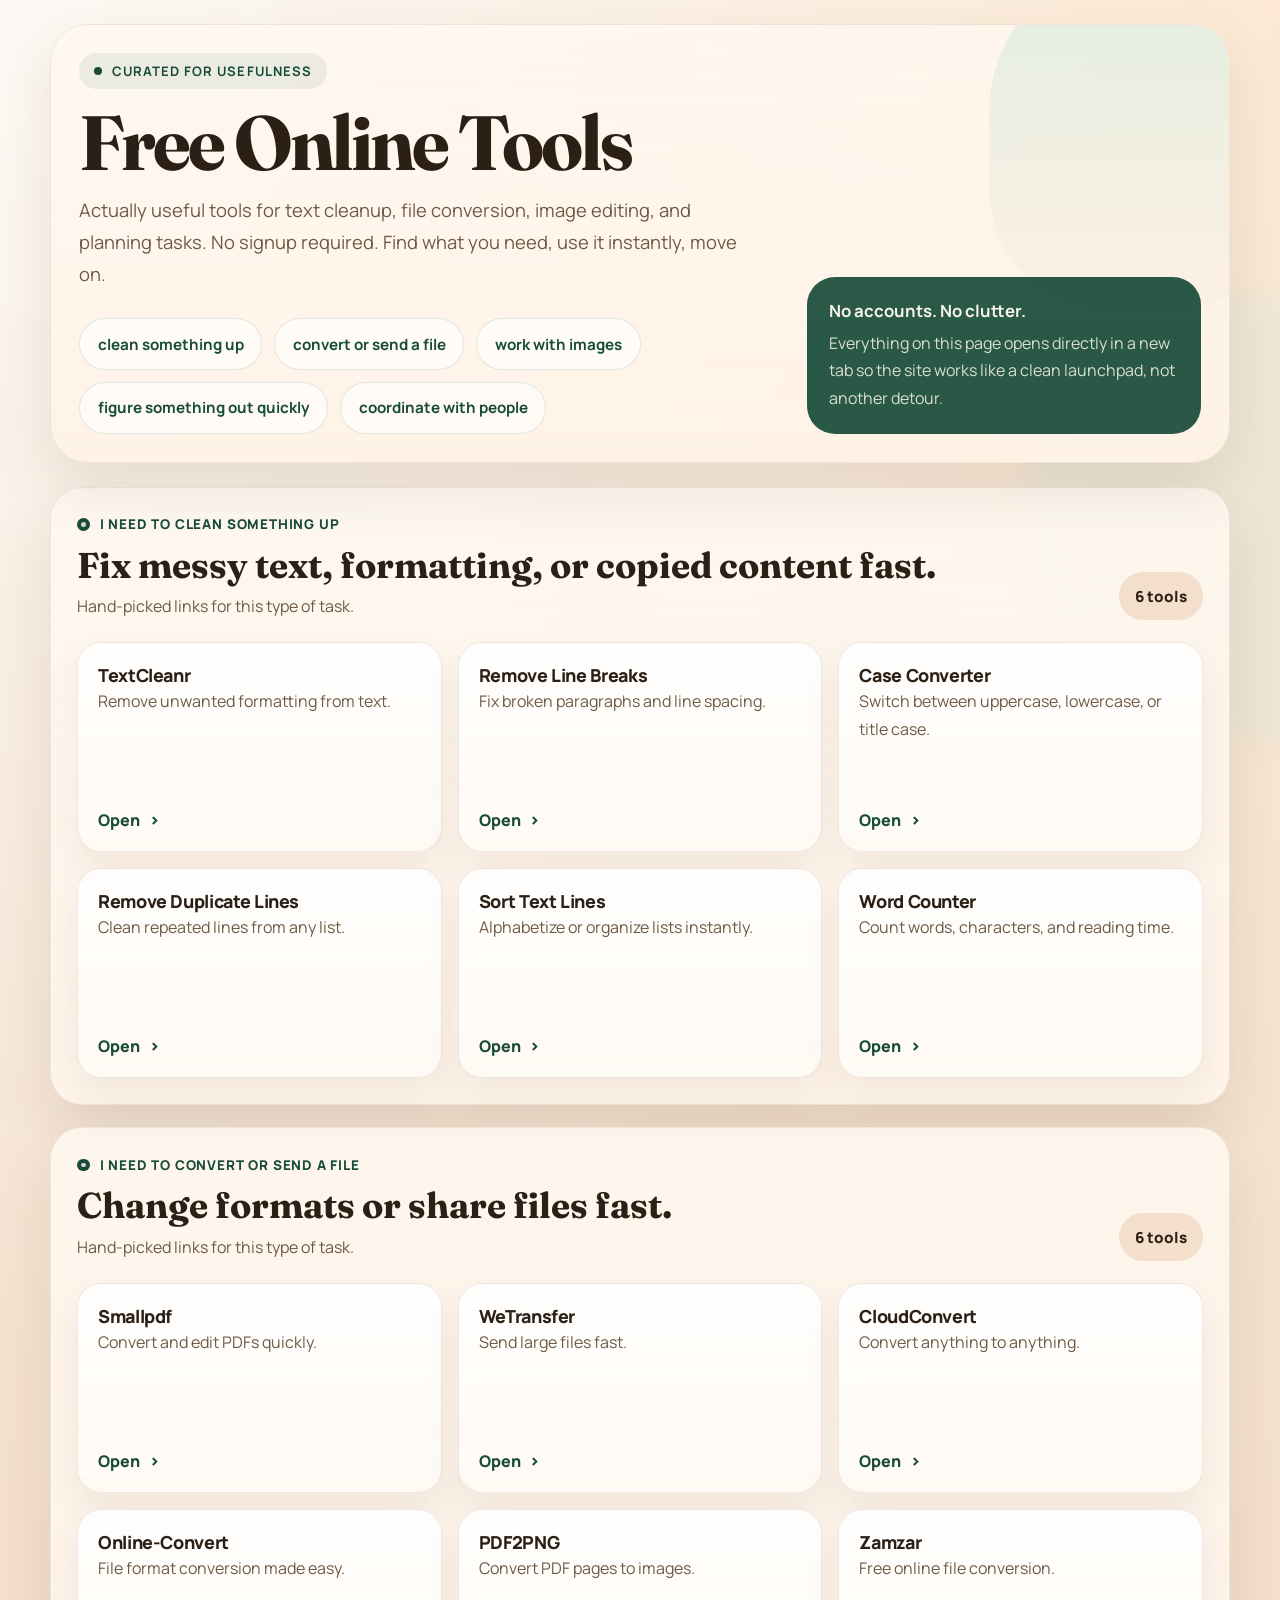
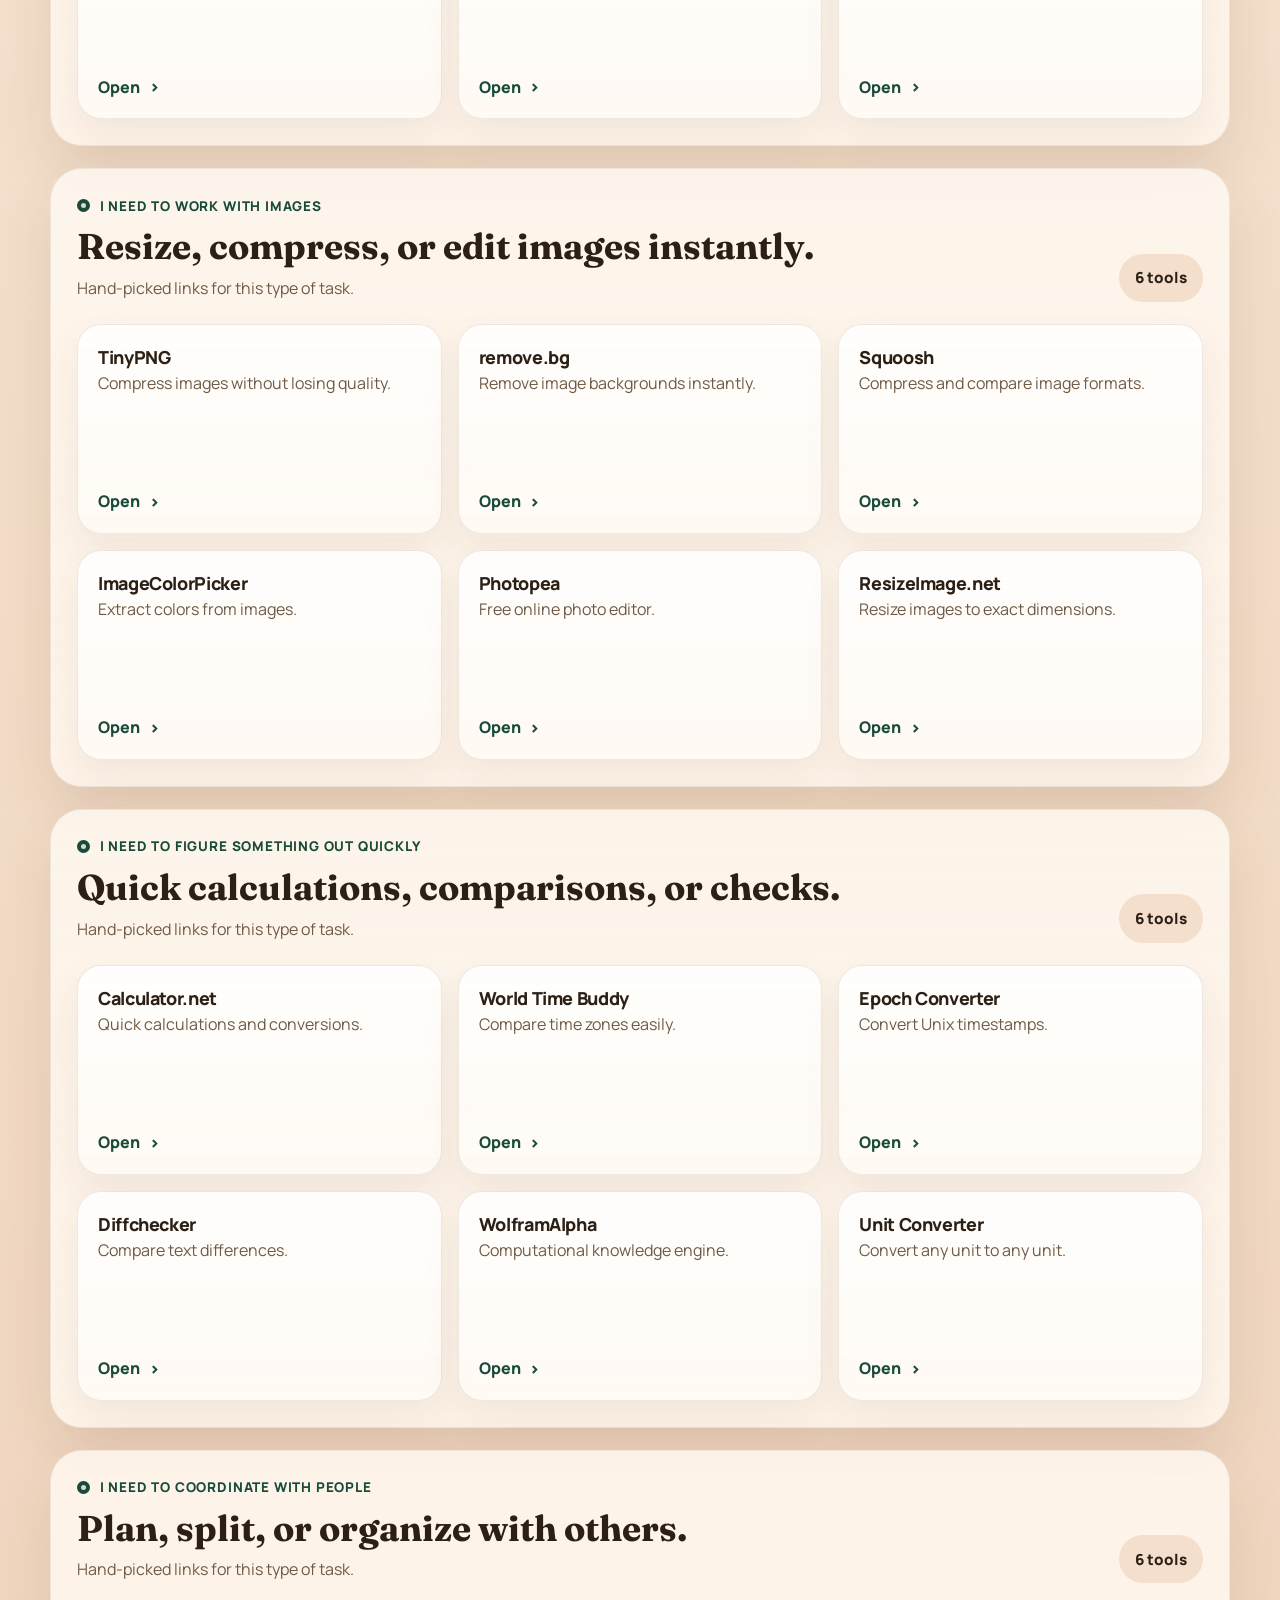
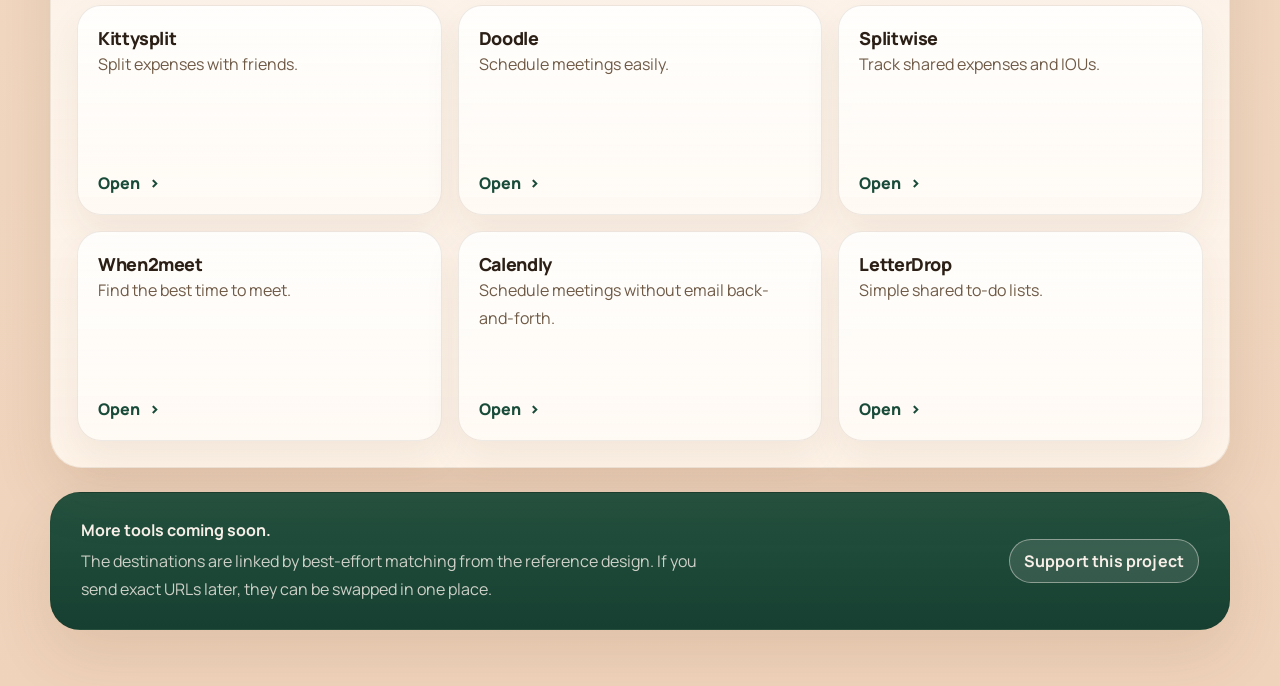
<file: index.html>
<!doctype html>
<html lang="en">
  <head>
    <meta charset="UTF-8" />
    <meta name="viewport" content="width=device-width, initial-scale=1.0" />
    <title>Free Online Tools | Text, File, Image, and Planning Utilities</title>
    <meta
      name="description"
      content="Free online tools for text cleanup, file conversion, image editing, quick checks, and coordination. Curated tools you can use instantly with no signup required."
    />
    <meta
      name="keywords"
      content="free online tools, text cleanup, file converter, image tools, calculator tools, collaboration tools"
    />
    <meta name="robots" content="index,follow" />
    <meta name="author" content="Free Online Tools" />
    <meta name="theme-color" content="#184b39" />
    <link rel="canonical" href="https://free-online-tools-peach.vercel.app/" />

    <meta
      property="og:title"
      content="Free Online Tools | Text, File, Image, and Planning Utilities"
    />
    <meta
      property="og:description"
      content="Curated free online tools for cleaning text, converting files, editing images, quick calculations, and coordinating with people."
    />
    <meta property="og:type" content="website" />
    <meta
      property="og:url"
      content="https://free-online-tools-peach.vercel.app/"
    />
    <meta
      property="og:image"
      content="https://free-online-tools-peach.vercel.app/og-image.svg"
    />
    <meta
      property="og:image:alt"
      content="Free Online Tools collections page with categorized utility cards"
    />
    <meta name="twitter:card" content="summary_large_image" />
    <meta
      name="twitter:title"
      content="Free Online Tools | Text, File, Image, and Planning Utilities"
    />
    <meta
      name="twitter:description"
      content="Curated free online tools for text cleanup, conversion, images, quick checks, and team coordination."
    />
    <meta
      name="twitter:image"
      content="https://free-online-tools-peach.vercel.app/og-image.svg"
    />

    <script type="application/ld+json">
      {
        "@context": "https://schema.org",
        "@type": "WebSite",
        "name": "Free Online Tools",
        "url": "https://free-online-tools-peach.vercel.app/",
        "description": "Free online tools for text cleanup, file conversion, image editing, quick checks, and coordination.",
        "inLanguage": "en",
        "potentialAction": {
          "@type": "SearchAction",
          "target": "https://free-online-tools-peach.vercel.app/#sections",
          "query-input": "required name=search_term_string"
        }
      }
    </script>

    <link rel="icon" href="./favicon.svg" type="image/svg+xml" />
    <link rel="preconnect" href="https://fonts.googleapis.com" />
    <link rel="preconnect" href="https://fonts.gstatic.com" crossorigin />
    <link
      href="https://fonts.googleapis.com/css2?family=Fraunces:opsz,wght@9..144,600;9..144,700&family=Manrope:wght@400;500;600;700&display=swap"
      rel="stylesheet"
    />
    <link rel="stylesheet" href="./styles.css" />
  </head>
  <body>
    <div class="shell">
      <header class="hero">
        <div class="hero-layout">
          <div class="hero-copy">
            <div class="eyebrow">Curated for usefulness</div>
            <h1>Free Online Tools</h1>
            <p>
              Actually useful tools for text cleanup, file conversion, image
              editing, and planning tasks. No signup required. Find what you
              need, use it instantly, move on.
            </p>
            <nav
              class="chip-row"
              aria-label="Jump to tool categories"
              id="category-nav"
            ></nav>
          </div>
          <aside class="hero-note">
            <strong>No accounts. No clutter.</strong>
            <p>
              Everything on this page opens directly in a new tab so the site
              works like a clean launchpad, not another detour.
            </p>
          </aside>
        </div>
      </header>

      <main id="sections"></main>

      <footer class="footer">
        <div class="footer-copy">
          <strong>More tools coming soon.</strong>
          <p>
            The destinations are linked by best-effort matching from the
            reference design. If you send exact URLs later, they can be swapped
            in one place.
          </p>
        </div>
        <a
          class="tip-jar-link"
          href="https://buy.stripe.com/aFafZiffu4xqe4u45O0gw00"
          target="_blank"
          rel="noopener noreferrer"
        >
          Support this project
        </a>
      </footer>
    </div>

    <script>
      const sections = [
        {
          id: "clean-up",
          kicker: "I need to clean something up",
          title: "Fix messy text, formatting, or copied content fast.",
          tools: [
            {
              name: "TextCleanr",
              description: "Remove unwanted formatting from text.",
              href: "https://textcleanr.com/",
            },
            {
              name: "Remove Line Breaks",
              description: "Fix broken paragraphs and line spacing.",
              href: "https://www.textfixer.com/tools/remove-line-breaks.php",
            },
            {
              name: "Case Converter",
              description:
                "Switch between uppercase, lowercase, or title case.",
              href: "https://convertcase.net/",
            },
            {
              name: "Remove Duplicate Lines",
              description: "Clean repeated lines from any list.",
              href: "https://www.textfixer.com/tools/remove-duplicate-lines.php",
            },
            {
              name: "Sort Text Lines",
              description: "Alphabetize or organize lists instantly.",
              href: "https://www.browserling.com/tools/sort-text",
            },
            {
              name: "Word Counter",
              description: "Count words, characters, and reading time.",
              href: "https://wordcounter.net/",
            },
          ],
        },
        {
          id: "convert-send",
          kicker: "I need to convert or send a file",
          title: "Change formats or share files fast.",
          tools: [
            {
              name: "Smallpdf",
              description: "Convert and edit PDFs quickly.",
              href: "https://smallpdf.com/",
            },
            {
              name: "WeTransfer",
              description: "Send large files fast.",
              href: "https://wetransfer.com/",
            },
            {
              name: "CloudConvert",
              description: "Convert anything to anything.",
              href: "https://cloudconvert.com/",
            },
            {
              name: "Online-Convert",
              description: "File format conversion made easy.",
              href: "https://www.online-convert.com/",
            },
            {
              name: "PDF2PNG",
              description: "Convert PDF pages to images.",
              href: "https://pdf2png.com/",
            },
            {
              name: "Zamzar",
              description: "Free online file conversion.",
              href: "https://www.zamzar.com/",
            },
          ],
        },
        {
          id: "images",
          kicker: "I need to work with images",
          title: "Resize, compress, or edit images instantly.",
          tools: [
            {
              name: "TinyPNG",
              description: "Compress images without losing quality.",
              href: "https://tinypng.com/",
            },
            {
              name: "remove.bg",
              description: "Remove image backgrounds instantly.",
              href: "https://www.remove.bg/",
            },
            {
              name: "Squoosh",
              description: "Compress and compare image formats.",
              href: "https://squoosh.app/",
            },
            {
              name: "ImageColorPicker",
              description: "Extract colors from images.",
              href: "https://imagecolorpicker.com/",
            },
            {
              name: "Photopea",
              description: "Free online photo editor.",
              href: "https://www.photopea.com/",
            },
            {
              name: "ResizeImage.net",
              description: "Resize images to exact dimensions.",
              href: "https://resizeimage.net/",
            },
          ],
        },
        {
          id: "figure-out",
          kicker: "I need to figure something out quickly",
          title: "Quick calculations, comparisons, or checks.",
          tools: [
            {
              name: "Calculator.net",
              description: "Quick calculations and conversions.",
              href: "https://www.calculator.net/",
            },
            {
              name: "World Time Buddy",
              description: "Compare time zones easily.",
              href: "https://www.worldtimebuddy.com/",
            },
            {
              name: "Epoch Converter",
              description: "Convert Unix timestamps.",
              href: "https://www.epochconverter.com/",
            },
            {
              name: "Diffchecker",
              description: "Compare text differences.",
              href: "https://www.diffchecker.com/",
            },
            {
              name: "WolframAlpha",
              description: "Computational knowledge engine.",
              href: "https://www.wolframalpha.com/",
            },
            {
              name: "Unit Converter",
              description: "Convert any unit to any unit.",
              href: "https://www.unitconverters.net/",
            },
          ],
        },
        {
          id: "coordinate",
          kicker: "I need to coordinate with people",
          title: "Plan, split, or organize with others.",
          tools: [
            {
              name: "Kittysplit",
              description: "Split expenses with friends.",
              href: "https://www.kittysplit.com/",
            },
            {
              name: "Doodle",
              description: "Schedule meetings easily.",
              href: "https://doodle.com/",
            },
            {
              name: "Splitwise",
              description: "Track shared expenses and IOUs.",
              href: "https://www.splitwise.com/",
            },
            {
              name: "When2meet",
              description: "Find the best time to meet.",
              href: "https://www.when2meet.com/",
            },
            {
              name: "Calendly",
              description: "Schedule meetings without email back-and-forth.",
              href: "https://calendly.com/",
            },
            {
              name: "LetterDrop",
              description: "Simple shared to-do lists.",
              href: "https://letterdrop.com/",
            },
          ],
        },
      ];

      const categoryNav = document.querySelector("#category-nav");
      const sectionsRoot = document.querySelector("#sections");

      categoryNav.innerHTML = sections
        .map(
          ({ id, kicker }) =>
            `<a class="chip" href="#${id}">${kicker.replace("I need to ", "")}</a>`,
        )
        .join("");

      sectionsRoot.innerHTML = sections
        .map(
          ({ id, kicker, title, tools }) => `
						<section class="section-card" id="${id}">
							<div class="section-top">
								<div>
									<div class="section-kicker">${kicker}</div>
									<h2>${title}</h2>
									<p>Hand-picked links for this type of task.</p>
								</div>
								<div class="section-count">${tools.length} tools</div>
							</div>
							<div class="tool-grid">
								${tools
                  .map(
                    ({ name, description, href }) => `
											<a class="tool-card" href="${href}" target="_blank" rel="noopener noreferrer" aria-label="Open ${name} in a new tab">
												<h3 class="tool-name">${name}</h3>
												<p class="tool-desc">${description}</p>
												<div class="tool-link">
													<span>Open</span>
													<span aria-hidden="true">&gt;</span>
												</div>
											</a>
										`,
                  )
                  .join("")}
							</div>
						</section>
					`,
        )
        .join("");
    </script>
  </body>
</html>
</file>
<file: styles.css>
:root {
  --page-bg: #f7e9d9;
  --page-bg-deep: #f0d3bb;
  --surface: rgba(255, 249, 242, 0.78);
  --surface-strong: #fffaf4;
  --surface-muted: #f3dfcb;
  --card-bg: rgba(255, 252, 247, 0.9);
  --card-border: rgba(80, 56, 27, 0.1);
  --ink: #2c2016;
  --ink-soft: #6f5a46;
  --accent: #184b39;
  --accent-soft: #d7eadb;
  --shadow: 0 24px 60px rgba(87, 54, 24, 0.12);
  --radius-xl: 32px;
  --radius-lg: 24px;
  --radius-md: 18px;
  --content-width: 1180px;
}

* {
  box-sizing: border-box;
}

html {
  scroll-behavior: smooth;
}

body {
  margin: 0;
  min-height: 100vh;
  font-family: "Manrope", sans-serif;
  color: var(--ink);
  background:
    radial-gradient(
      circle at top left,
      rgba(255, 255, 255, 0.72),
      transparent 34%
    ),
    radial-gradient(
      circle at top right,
      rgba(255, 231, 205, 0.7),
      transparent 28%
    ),
    linear-gradient(180deg, var(--page-bg) 0%, var(--page-bg-deep) 100%);
}

body::before,
body::after {
  content: "";
  position: fixed;
  inset: auto;
  width: 28rem;
  height: 28rem;
  border-radius: 999px;
  filter: blur(12px);
  opacity: 0.38;
  pointer-events: none;
  z-index: 0;
}

body::before {
  top: -8rem;
  left: -10rem;
  background: rgba(255, 251, 246, 0.9);
}

body::after {
  right: -12rem;
  bottom: 10rem;
  background: rgba(215, 234, 219, 0.9);
}

a {
  color: inherit;
  text-decoration: none;
}

.shell {
  position: relative;
  z-index: 1;
  width: min(calc(100% - 2rem), var(--content-width));
  margin: 0 auto;
  padding: 24px 0 56px;
}

.hero {
  position: relative;
  overflow: hidden;
  padding: 28px;
  border: 1px solid rgba(66, 38, 13, 0.08);
  border-radius: 38px;
  background: linear-gradient(
    180deg,
    rgba(255, 248, 241, 0.78),
    rgba(255, 243, 231, 0.92)
  );
  box-shadow: var(--shadow);
}

.hero::after {
  content: "";
  position: absolute;
  right: -7rem;
  top: -4rem;
  width: 22rem;
  height: 22rem;
  border-radius: 48% 52% 60% 40%;
  background: linear-gradient(
    180deg,
    rgba(215, 234, 219, 0.92),
    rgba(243, 223, 203, 0.2)
  );
  opacity: 0.8;
}

.eyebrow {
  display: inline-flex;
  align-items: center;
  gap: 0.6rem;
  padding: 0.55rem 0.95rem;
  border-radius: 999px;
  background: rgba(24, 75, 57, 0.08);
  color: var(--accent);
  font-size: 0.82rem;
  font-weight: 700;
  letter-spacing: 0.08em;
  text-transform: uppercase;
}

.eyebrow::before {
  content: "";
  width: 0.5rem;
  height: 0.5rem;
  border-radius: 999px;
  background: var(--accent);
}

.hero-layout {
  position: relative;
  z-index: 1;
  display: grid;
  gap: 28px;
  grid-template-columns: minmax(0, 1.6fr) minmax(280px, 0.9fr);
}

.hero-copy h1 {
  margin: 18px 0 14px;
  font-family: "Fraunces", serif;
  font-size: clamp(2.8rem, 6vw, 5.6rem);
  line-height: 0.95;
  letter-spacing: -0.04em;
}

.hero-copy p {
  max-width: 42rem;
  margin: 0;
  color: var(--ink-soft);
  font-size: clamp(1rem, 1.7vw, 1.15rem);
  line-height: 1.75;
}

.chip-row {
  display: flex;
  flex-wrap: wrap;
  gap: 12px;
  margin-top: 28px;
}

.chip {
  display: inline-flex;
  align-items: center;
  justify-content: center;
  min-height: 48px;
  padding: 0.9rem 1.1rem;
  border: 1px solid rgba(24, 75, 57, 0.12);
  border-radius: 999px;
  background: rgba(255, 255, 255, 0.58);
  color: var(--accent);
  font-size: 0.95rem;
  font-weight: 700;
  transition:
    transform 180ms ease,
    background-color 180ms ease,
    border-color 180ms ease;
}

.chip:hover,
.chip:focus-visible {
  transform: translateY(-2px);
  background: rgba(215, 234, 219, 0.8);
  border-color: rgba(24, 75, 57, 0.28);
}

.hero-note {
  align-self: end;
  padding: 22px;
  border-radius: 28px;
  background: rgba(24, 75, 57, 0.92);
  color: #f8f3ec;
}

.hero-note strong {
  display: block;
  margin-bottom: 8px;
  font-size: 1.05rem;
}

.hero-note p {
  margin: 0;
  color: rgba(248, 243, 236, 0.86);
  line-height: 1.7;
}

main {
  display: grid;
  gap: 22px;
  margin-top: 24px;
}

.section-card {
  padding: 26px;
  border: 1px solid rgba(66, 38, 13, 0.08);
  border-radius: var(--radius-xl);
  background: linear-gradient(
    180deg,
    rgba(255, 249, 242, 0.82),
    rgba(255, 245, 235, 0.94)
  );
  box-shadow: var(--shadow);
}

.section-top {
  display: grid;
  grid-template-columns: minmax(0, 1fr) auto;
  gap: 18px;
  align-items: end;
  margin-bottom: 22px;
}

.section-kicker {
  display: inline-flex;
  align-items: center;
  gap: 10px;
  font-size: 0.84rem;
  font-weight: 800;
  letter-spacing: 0.06em;
  text-transform: uppercase;
  color: var(--accent);
}

.section-kicker::before {
  content: "";
  width: 0.8rem;
  height: 0.8rem;
  border-radius: 999px;
  background: rgba(24, 75, 57, 0.16);
  box-shadow: inset 0 0 0 4px var(--accent);
}

.section-card h2 {
  margin: 10px 0 8px;
  font-family: "Fraunces", serif;
  font-size: clamp(1.6rem, 2.8vw, 2.35rem);
  line-height: 1.08;
}

.section-card p {
  margin: 0;
  color: var(--ink-soft);
  line-height: 1.75;
}

.section-count {
  display: inline-flex;
  align-items: center;
  justify-content: center;
  min-width: 72px;
  padding: 0.85rem 1rem;
  border-radius: 999px;
  background: var(--surface-muted);
  color: var(--ink);
  font-size: 0.95rem;
  font-weight: 800;
}

.tool-grid {
  display: grid;
  gap: 16px;
  grid-template-columns: repeat(3, minmax(0, 1fr));
}

.tool-card {
  position: relative;
  display: flex;
  flex-direction: column;
  min-height: 210px;
  padding: 20px;
  border: 1px solid var(--card-border);
  border-radius: var(--radius-lg);
  background: linear-gradient(
    180deg,
    rgba(255, 255, 255, 0.86),
    rgba(255, 250, 244, 0.98)
  );
  box-shadow: 0 18px 36px rgba(97, 67, 36, 0.08);
  transition:
    transform 220ms ease,
    box-shadow 220ms ease,
    border-color 220ms ease;
}

.tool-card::before {
  content: "";
  position: absolute;
  inset: 0;
  border-radius: inherit;
  background: linear-gradient(
    135deg,
    rgba(215, 234, 219, 0.28),
    transparent 42%,
    rgba(243, 223, 203, 0.22)
  );
  opacity: 0;
  transition: opacity 220ms ease;
}

.tool-card:hover,
.tool-card:focus-visible {
  transform: translateY(-6px);
  border-color: rgba(24, 75, 57, 0.2);
  box-shadow: 0 24px 50px rgba(97, 67, 36, 0.14);
}

.tool-card:hover::before,
.tool-card:focus-visible::before {
  opacity: 1;
}

.tool-card > * {
  position: relative;
  z-index: 1;
}

.tool-name {
  margin: 0;
  font-size: 1.12rem;
  font-weight: 800;
  letter-spacing: -0.02em;
}

.tool-desc {
  margin: 14px 0 0;
  color: var(--ink-soft);
  line-height: 1.7;
}

.tool-link {
  margin-top: auto;
  display: inline-flex;
  align-items: center;
  gap: 0.55rem;
  padding-top: 22px;
  color: var(--accent);
  font-weight: 800;
}

.tool-link span:last-child {
  font-size: 1.08rem;
  transition: transform 180ms ease;
}

.tool-card:hover .tool-link span:last-child,
.tool-card:focus-visible .tool-link span:last-child {
  transform: translateX(4px);
}

.footer {
  display: flex;
  align-items: flex-end;
  justify-content: space-between;
  gap: 18px;
  margin-top: 24px;
  padding: 26px 30px;
  border: 1px solid rgba(66, 38, 13, 0.08);
  border-radius: 30px;
  background: linear-gradient(
    180deg,
    rgba(24, 75, 57, 0.95),
    rgba(18, 60, 46, 0.98)
  );
  color: #f7efe8;
  box-shadow: var(--shadow);
}

.footer-copy {
  max-width: 62ch;
}

.footer strong {
  display: block;
  margin-bottom: 6px;
  font-size: 1rem;
}

.footer p {
  margin: 0;
  color: rgba(247, 239, 232, 0.82);
  line-height: 1.75;
}

.tip-jar-link {
  flex-shrink: 0;
  align-self: center;
  padding: 10px 14px;
  border-radius: 999px;
  border: 1px solid rgba(247, 239, 232, 0.45);
  color: #f7efe8;
  font-weight: 700;
  letter-spacing: 0.01em;
  text-decoration: none;
  background: rgba(247, 239, 232, 0.12);
  transition:
    background-color 180ms ease,
    transform 180ms ease;
}

.tip-jar-link:hover,
.tip-jar-link:focus-visible {
  background: rgba(247, 239, 232, 0.2);
  transform: translateY(-1px);
}

@media (max-width: 1040px) {
  .hero-layout,
  .section-top,
  .tool-grid {
    grid-template-columns: minmax(0, 1fr);
  }

  .hero-note,
  .section-count {
    justify-self: start;
  }

  .tool-grid {
    grid-template-columns: repeat(2, minmax(0, 1fr));
  }
}

@media (max-width: 720px) {
  .shell {
    width: min(calc(100% - 1rem), var(--content-width));
    padding-top: 12px;
    padding-bottom: 28px;
  }

  .hero,
  .section-card,
  .footer {
    padding: 20px;
    border-radius: 24px;
  }

  .footer {
    flex-direction: column;
    align-items: flex-start;
    gap: 14px;
  }

  .tip-jar-link {
    align-self: flex-start;
  }

  .hero-copy h1 {
    margin-top: 16px;
  }

  .chip-row {
    gap: 10px;
  }

  .chip {
    width: 100%;
  }

  .tool-grid {
    grid-template-columns: minmax(0, 1fr);
  }

  .tool-card {
    min-height: 0;
  }
}
</file>
